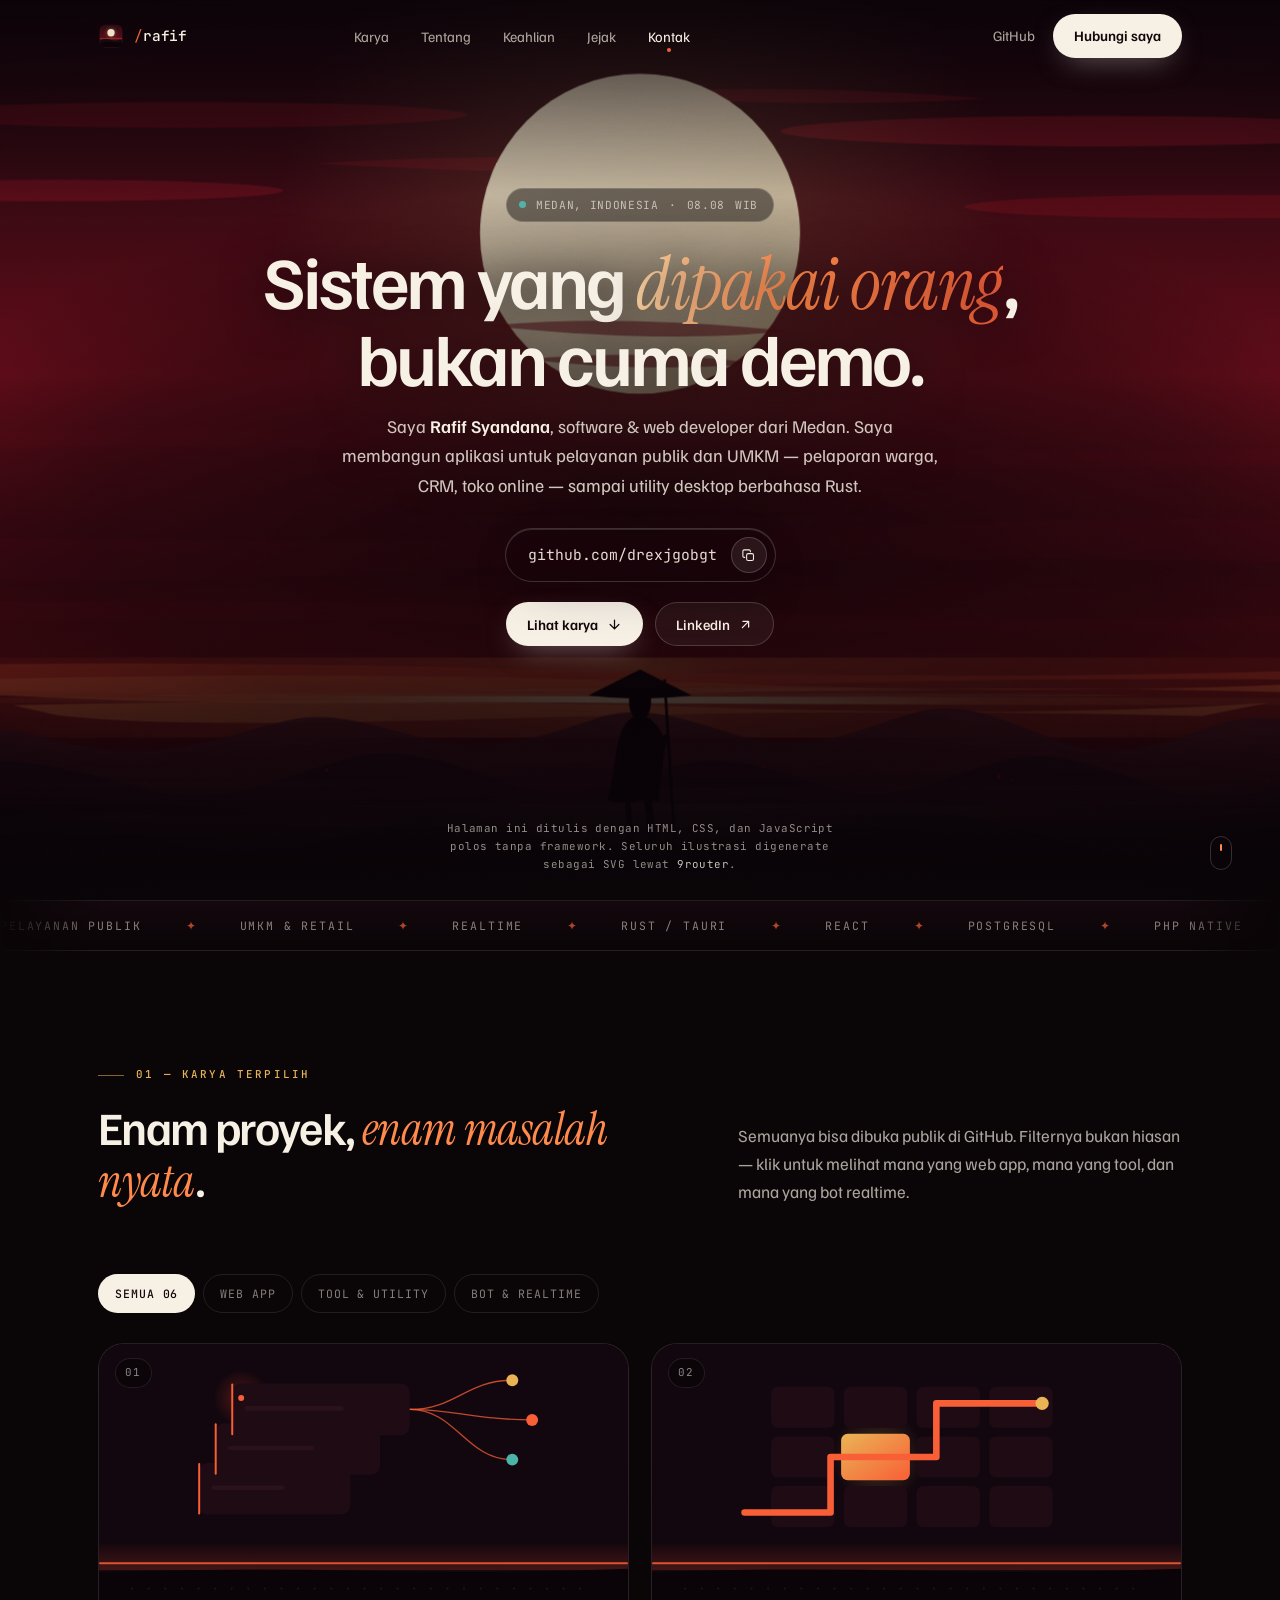
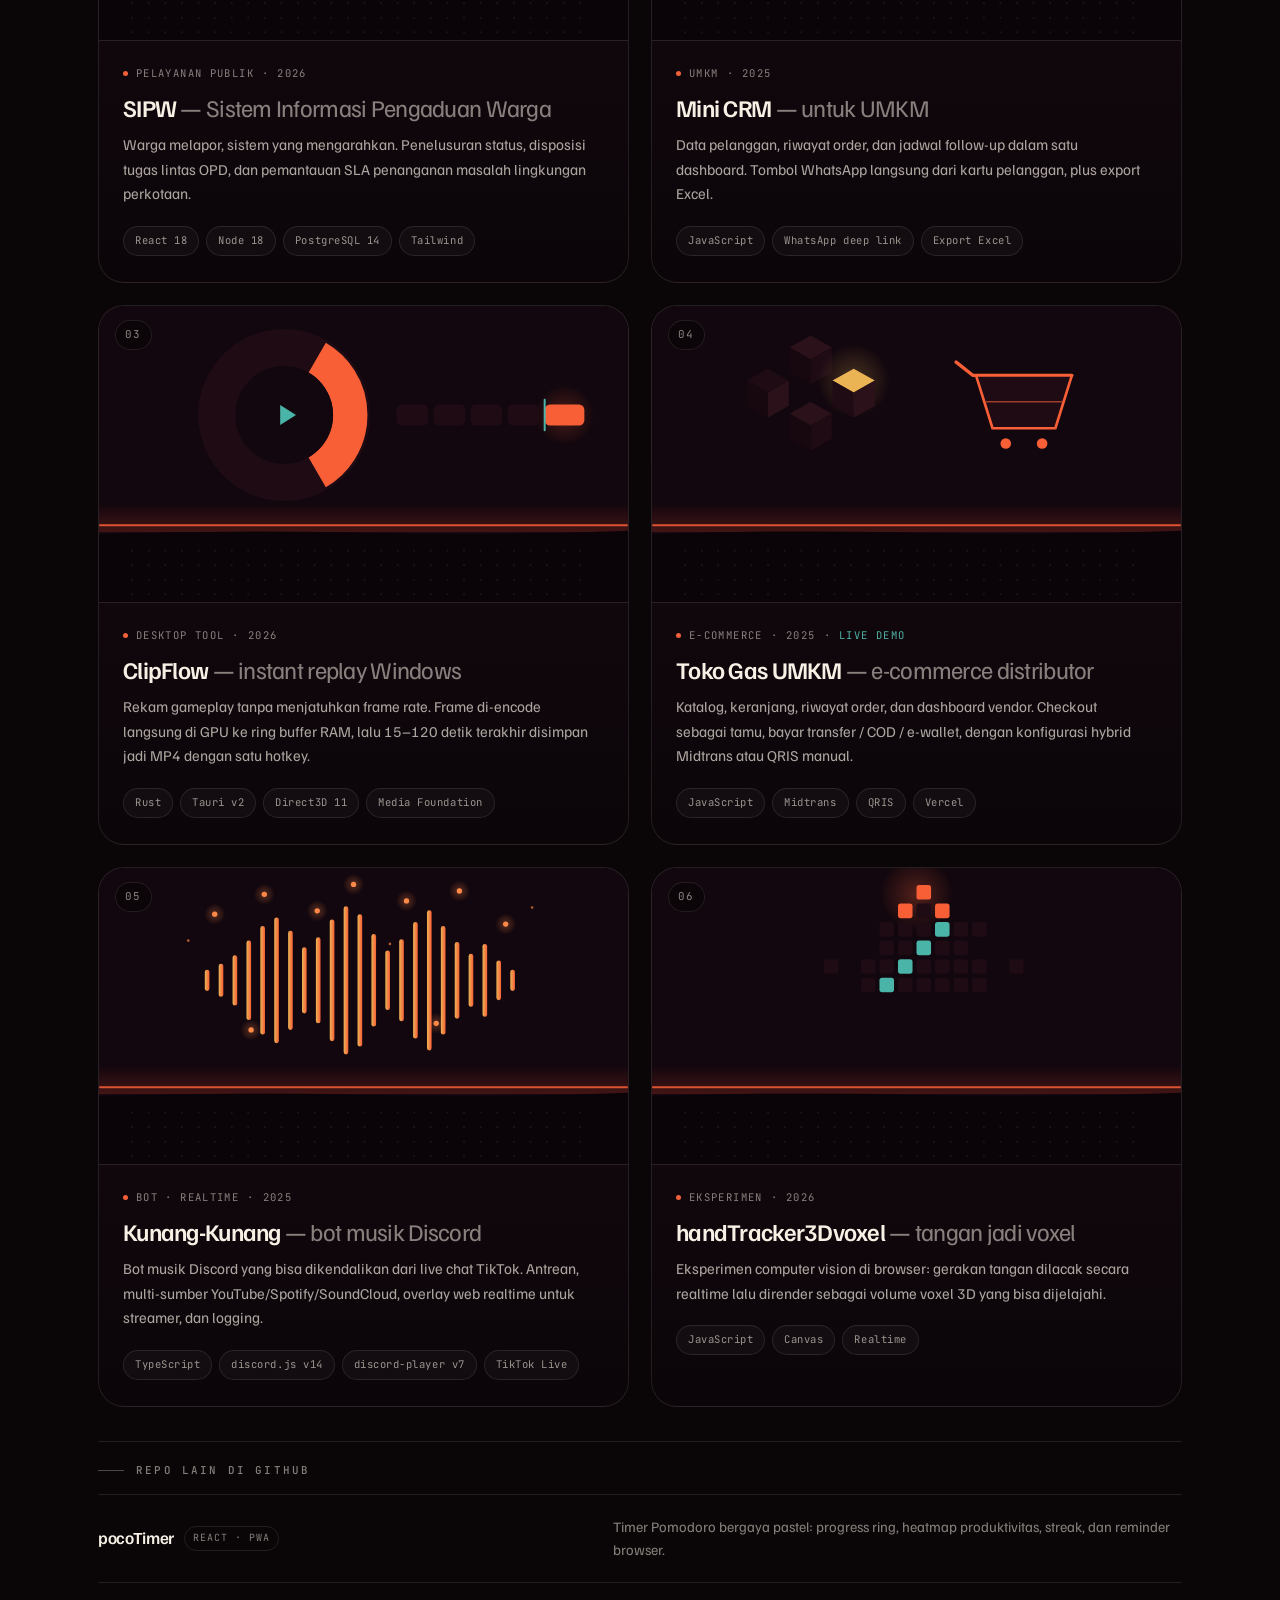
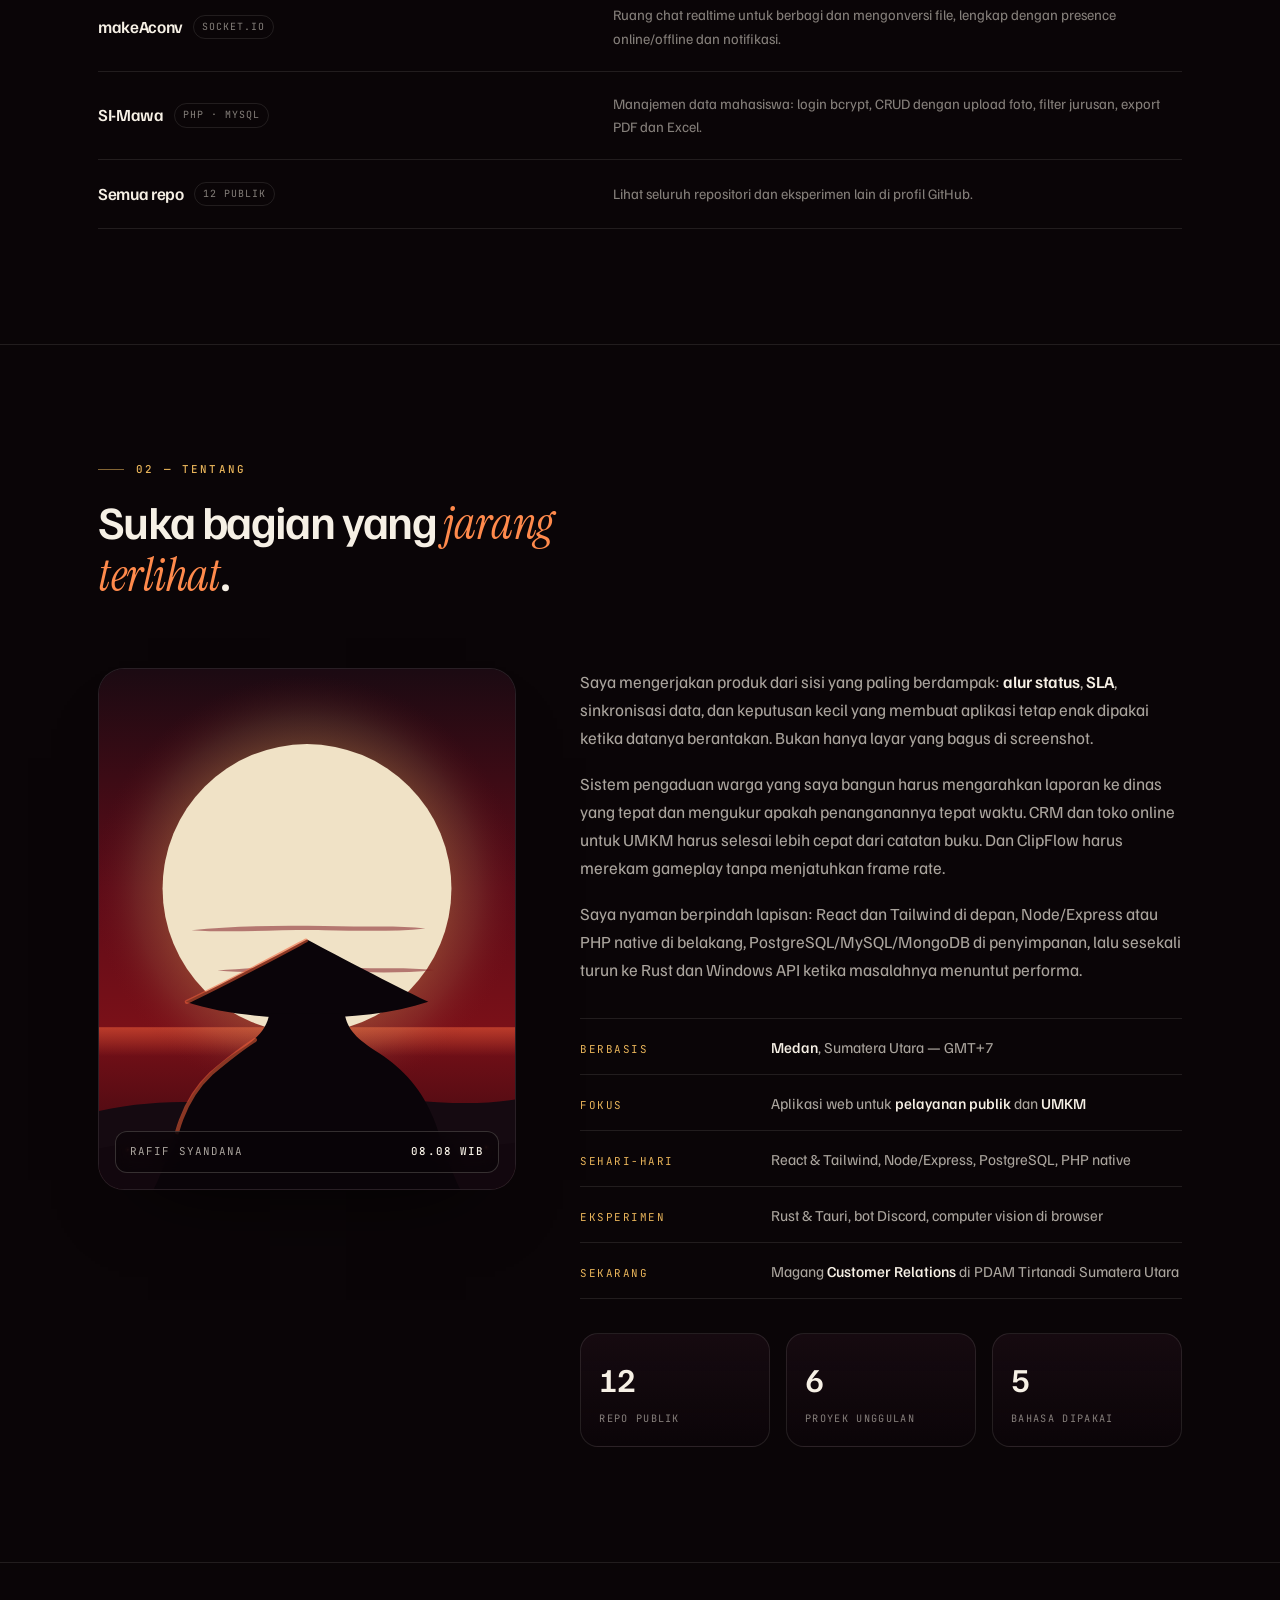
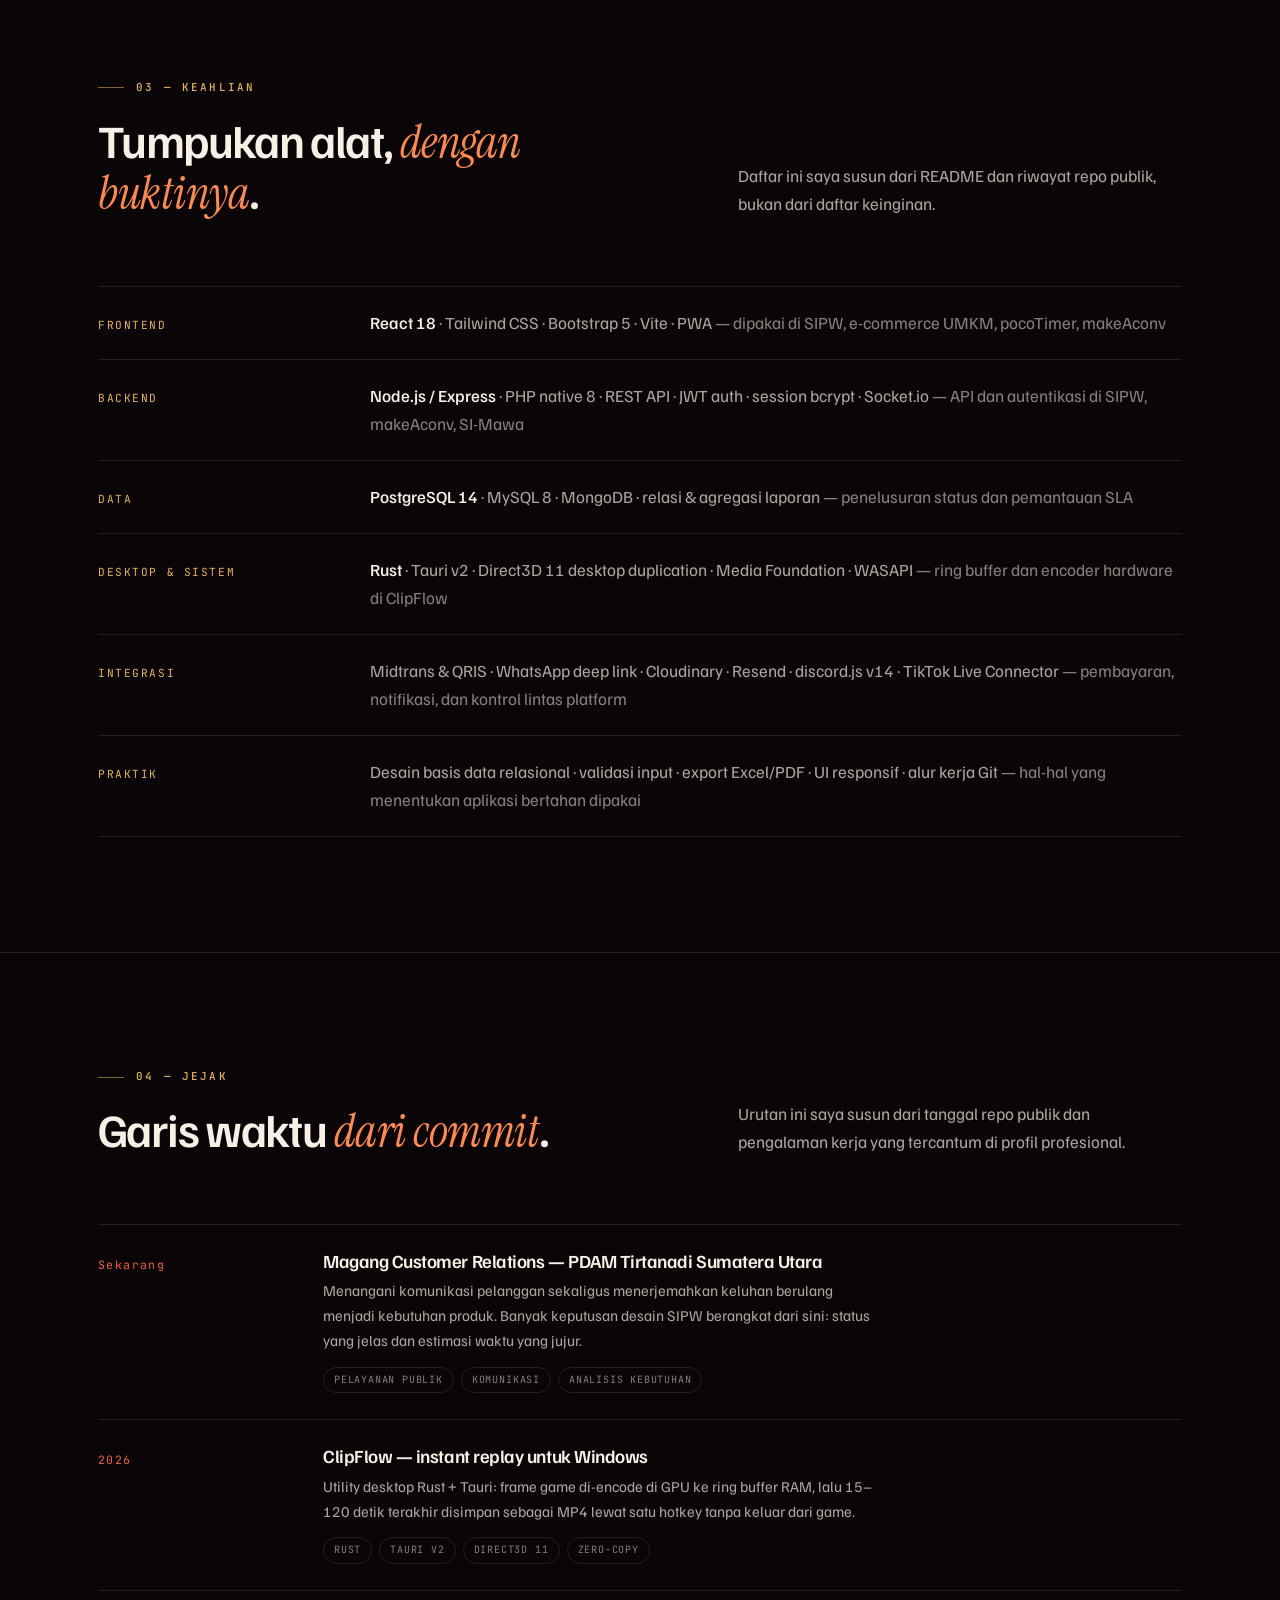
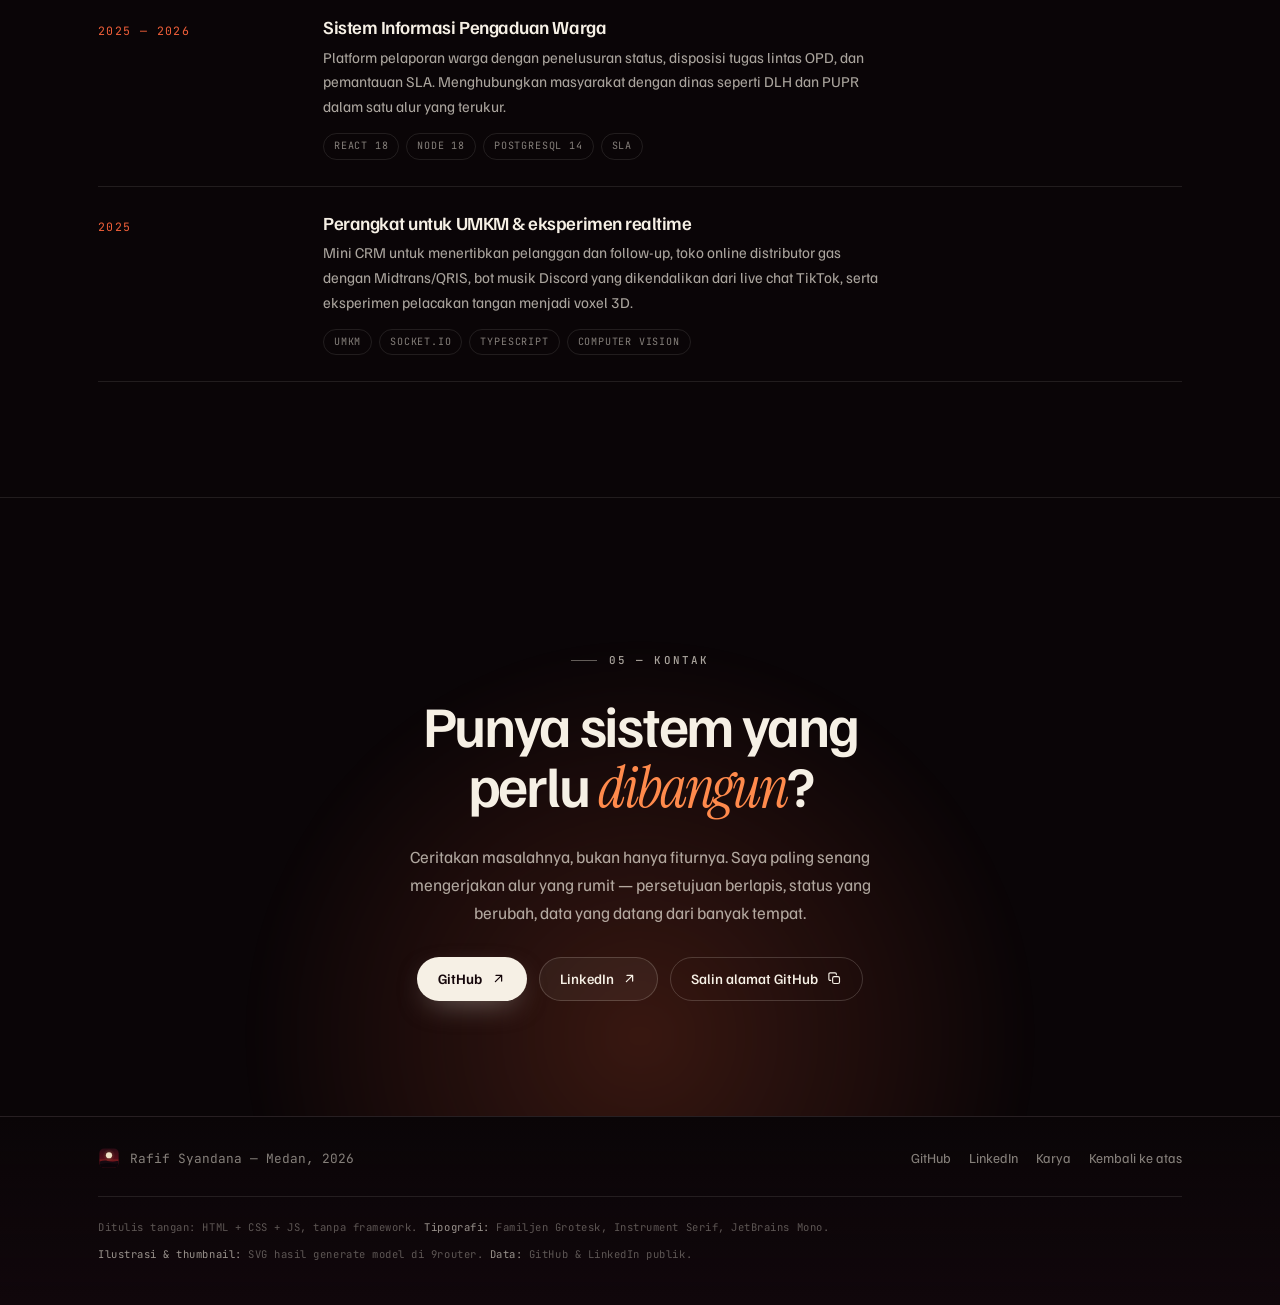
<file: portfolio/index.html>
<!doctype html>
<html lang="id">
<head>
<meta charset="utf-8">
<meta name="viewport" content="width=device-width, initial-scale=1">
<title>Rafif Syandana — Software &amp; Web Developer, Medan</title>
<meta name="description" content="Rafif Syandana, software dan web developer dari Medan. Membangun sistem pelayanan publik, CRM dan e-commerce untuk UMKM, bot realtime, sampai utility desktop Rust.">
<meta name="theme-color" content="#0a0507">
<meta name="color-scheme" content="dark">
<meta property="og:type" content="website">
<meta property="og:title" content="Rafif Syandana — Software &amp; Web Developer">
<meta property="og:description" content="Sistem yang dipakai orang, bukan cuma demo. Portofolio proyek web, tools, dan eksperimen.">
<meta property="og:image" content="assets/og.png">
<meta property="og:image:width" content="1200">
<meta property="og:image:height" content="630">
<meta property="og:image:alt" content="Ilustrasi senja dengan tulisan: Sistem yang dipakai orang, bukan cuma demo.">
<meta property="og:locale" content="id_ID">
<meta name="twitter:card" content="summary_large_image">
<meta name="twitter:image" content="assets/og.png">
<link rel="icon" href="assets/brand/mark.svg" type="image/svg+xml">
<link rel="preconnect" href="https://fonts.googleapis.com">
<link rel="preconnect" href="https://fonts.gstatic.com" crossorigin>
<link rel="stylesheet" href="https://fonts.googleapis.com/css2?family=Familjen+Grotesk:wght@400;500;600;700&amp;family=Instrument+Serif:ital@0;1&amp;family=JetBrains+Mono:wght@400;500&amp;display=swap">
<link rel="stylesheet" href="style.css">
<script type="application/ld+json">
{
  "@context": "https://schema.org",
  "@type": "Person",
  "name": "Rafif Syandana",
  "alternateName": "DRexx",
  "jobTitle": "Software and Website Developer",
  "address": { "@type": "PostalAddress", "addressLocality": "Medan", "addressRegion": "Sumatera Utara", "addressCountry": "ID" },
  "sameAs": ["https://github.com/drexjgobgt", "https://www.linkedin.com/in/rafif-syandana-84302a367/"]
}
</script>
</head>
<body>
<a class="skip" href="#karya">Lewati ke karya</a>
<div class="progress" id="progress" aria-hidden="true"></div>

<nav class="nav" id="nav" aria-label="Navigasi utama">
  <div class="wrap nav__in">
    <a class="brand" href="#atas" aria-label="Rafif Syandana, ke atas">
      <img src="assets/brand/mark.svg" width="26" height="26" alt="">
      <span><span class="slash">/</span><b>rafif</b></span>
    </a>
    <ul class="nav__links" id="navLinks">
      <li><a href="#karya">Karya</a></li>
      <li><a href="#tentang">Tentang</a></li>
      <li><a href="#keahlian">Keahlian</a></li>
      <li><a href="#jejak">Jejak</a></li>
      <li><a href="#kontak">Kontak</a></li>
    </ul>
    <div class="nav__cta">
      <a class="ghost" href="https://github.com/drexjgobgt" target="_blank" rel="noopener noreferrer">GitHub</a>
      <a class="btn btn--solid" href="#kontak">Hubungi saya</a>
    </div>
    <button class="burger" id="burger" type="button" aria-expanded="false" aria-controls="sheet" aria-label="Buka menu">
      <span></span><span></span><span></span>
    </button>
  </div>
</nav>
<div class="sheet" id="sheet">
  <a href="#karya">Karya</a>
  <a href="#tentang">Tentang</a>
  <a href="#keahlian">Keahlian</a>
  <a href="#jejak">Jejak</a>
  <a href="#kontak">Kontak</a>
  <a class="btn btn--solid" href="https://github.com/drexjgobgt" target="_blank" rel="noopener noreferrer">GitHub</a>
</div>

<main id="atas">
  <!-- ================= HERO ================= -->
  <header class="hero" id="hero">
    <div class="hero__media">
      <img class="hero__art" src="assets/hero.svg" width="1600" height="900"
           alt="Ilustrasi senja: seorang musafir berjubah dan bertopi lebar berdiri di punggung bukit, di bawah bulan purnama dan langit merah yang berlapis awan.">
    </div>
    <div class="hero__scrim" aria-hidden="true"></div>
    <div class="hero__vign" aria-hidden="true"></div>
    <div class="hero__grain" aria-hidden="true"></div>
    <div class="hero__spot" id="spot" aria-hidden="true"></div>

    <div class="wrap hero__inner">
      <p class="eyebrow" data-reveal>
        <span class="pulse" aria-hidden="true"></span>
        Medan, Indonesia
        <span aria-hidden="true">·</span>
        <span data-clock>--:--</span> WIB
      </p>

      <h1 data-reveal style="--i:1">
        Sistem yang <em>dipakai orang</em>,<br>bukan cuma demo.
      </h1>

      <p class="hero__sub" data-reveal style="--i:2">
        Saya <b>Rafif Syandana</b>, software &amp; web developer dari Medan. Saya membangun
        aplikasi untuk pelayanan publik dan UMKM — pelaporan warga, CRM, toko online —
        sampai utility desktop berbahasa Rust.
      </p>

      <div class="pill" id="pill" data-reveal style="--i:3">
        <code>github.com/drexjgobgt</code>
        <button class="copy" type="button" id="copyBtn" title="Salin alamat GitHub"
                data-copy="https://github.com/drexjgobgt" aria-label="Salin alamat GitHub">
          <svg class="cl" viewBox="0 0 24 24" fill="none" stroke="currentColor" stroke-width="1.7" stroke-linecap="round" stroke-linejoin="round" aria-hidden="true">
            <rect x="9" y="9" width="11" height="11" rx="2.5"></rect>
            <path d="M6 15H5a2 2 0 0 1-2-2V5a2 2 0 0 1 2-2h8a2 2 0 0 1 2 2v1"></path>
          </svg>
          <svg class="ok" viewBox="0 0 24 24" fill="none" stroke="currentColor" stroke-width="2.2" stroke-linecap="round" stroke-linejoin="round" aria-hidden="true">
            <path d="M20 6 9 17l-5-5"></path>
          </svg>
        </button>
      </div>

      <div class="hero__actions" data-reveal style="--i:4">
        <a class="btn btn--solid" href="#karya">
          Lihat karya
          <span class="btn__i" aria-hidden="true">
            <svg viewBox="0 0 24 24" fill="none" stroke="currentColor" stroke-width="2" stroke-linecap="round" stroke-linejoin="round"><path d="M12 5v14M19 12l-7 7-7-7"></path></svg>
          </span>
        </a>
        <a class="btn" href="https://www.linkedin.com/in/rafif-syandana-84302a367/" target="_blank" rel="noopener noreferrer">
          LinkedIn
          <span class="btn__i" aria-hidden="true">
            <svg viewBox="0 0 24 24" fill="none" stroke="currentColor" stroke-width="2" stroke-linecap="round" stroke-linejoin="round"><path d="M7 17 17 7M8 7h9v9"></path></svg>
          </span>
        </a>
      </div>
    </div>

    <div class="hero__foot">
      <span class="scroller" aria-hidden="true"></span>
      <p class="hero__cap">
        Halaman ini ditulis dengan HTML, CSS, dan JavaScript polos tanpa framework.
        Seluruh ilustrasi digenerate sebagai SVG lewat <b>9router</b>.
      </p>
    </div>
  </header>

  <!-- ================= MARQUEE ================= -->
  <div class="marquee" aria-hidden="true">
    <div class="marquee__track" id="marquee"></div>
  </div>

  <!-- ================= KARYA ================= -->
  <section class="section" id="karya" aria-labelledby="karya-h">
    <div class="wrap">
      <div class="head">
        <div>
          <p class="overline" data-reveal>01 — Karya terpilih</p>
          <h2 class="h2" id="karya-h" data-reveal style="--i:1;margin-top:18px">
            Enam proyek, <em>enam masalah nyata</em>.
          </h2>
        </div>
        <p class="lede" data-reveal style="--i:2">
          Semuanya bisa dibuka publik di GitHub. Filternya bukan hiasan — klik untuk
          melihat mana yang web app, mana yang tool, dan mana yang bot realtime.
        </p>
      </div>

      <div class="filters" role="group" aria-label="Filter kategori proyek" data-reveal>
        <button type="button" data-filter="all" aria-pressed="true">Semua <span aria-hidden="true">06</span></button>
        <button type="button" data-filter="web" aria-pressed="false">Web app</button>
        <button type="button" data-filter="tool" aria-pressed="false">Tool &amp; utility</button>
        <button type="button" data-filter="bot" aria-pressed="false">Bot &amp; realtime</button>
      </div>

      <div class="work-grid" id="workGrid" data-reveal style="--i:1"></div>

      <div class="repos" data-reveal>
        <div class="repos__row" style="display:block;padding-bottom:14px">
          <span class="overline" style="color:var(--faint)">Repo lain di GitHub</span>
        </div>
        <a class="repos__row" href="https://github.com/drexjgobgt/pocoTimer---Podomoro-Timer" target="_blank" rel="noopener noreferrer">
          <span class="repos__name">pocoTimer <small>React · PWA</small></span>
          <span class="repos__desc">Timer Pomodoro bergaya pastel: progress ring, heatmap produktivitas, streak, dan reminder browser.</span>
        </a>
        <a class="repos__row" href="https://github.com/drexjgobgt/makeAconv" target="_blank" rel="noopener noreferrer">
          <span class="repos__name">makeAconv <small>Socket.io</small></span>
          <span class="repos__desc">Ruang chat realtime untuk berbagi dan mengonversi file, lengkap dengan presence online/offline dan notifikasi.</span>
        </a>
        <a class="repos__row" href="https://github.com/drexjgobgt/SI-Mawa" target="_blank" rel="noopener noreferrer">
          <span class="repos__name">SI-Mawa <small>PHP · MySQL</small></span>
          <span class="repos__desc">Manajemen data mahasiswa: login bcrypt, CRUD dengan upload foto, filter jurusan, export PDF dan Excel.</span>
        </a>
        <a class="repos__row" href="https://github.com/drexjgobgt?tab=repositories" target="_blank" rel="noopener noreferrer">
          <span class="repos__name">Semua repo <small>12 publik</small></span>
          <span class="repos__desc">Lihat seluruh repositori dan eksperimen lain di profil GitHub.</span>
        </a>
      </div>
    </div>
  </section>

  <!-- ================= TENTANG ================= -->
  <section class="section" id="tentang" aria-labelledby="tentang-h">
    <div class="wrap">
      <div class="head">
        <div>
          <p class="overline" data-reveal>02 — Tentang</p>
          <h2 class="h2" id="tentang-h" data-reveal style="--i:1;margin-top:18px">
            Suka bagian yang <em>jarang terlihat</em>.
          </h2>
        </div>
      </div>

      <div class="about">
        <figure class="portrait" data-reveal style="margin:0">
          <img src="assets/brand/avatar.svg" width="720" height="900"
               alt="Siluet seorang musafir bertopi lebar membelakangi bulan, dengan cahaya jingga di tepi siluetnya.">
          <figcaption class="portrait__tag">
            <span>Rafif Syandana</span>
            <b id="clock2">--:-- WIB</b>
          </figcaption>
        </figure>

        <div class="about__body" data-reveal style="--i:1">
          <p>
            Saya mengerjakan produk dari sisi yang paling berdampak: <strong>alur status</strong>,
            <strong>SLA</strong>, sinkronisasi data, dan keputusan kecil yang membuat aplikasi tetap
            enak dipakai ketika datanya berantakan. Bukan hanya layar yang bagus di screenshot.
          </p>
          <p>
            Sistem pengaduan warga yang saya bangun harus mengarahkan laporan ke dinas yang tepat
            dan mengukur apakah penanganannya tepat waktu. CRM dan toko online untuk UMKM harus
            selesai lebih cepat dari catatan buku. Dan ClipFlow harus merekam gameplay tanpa
            menjatuhkan frame rate.
          </p>
          <p>
            Saya nyaman berpindah lapisan: React dan Tailwind di depan, Node/Express atau PHP native
            di belakang, PostgreSQL/MySQL/MongoDB di penyimpanan, lalu sesekali turun ke Rust dan
            Windows API ketika masalahnya menuntut performa.
          </p>

          <dl class="facts">
            <div><dt>Berbasis</dt><dd><b>Medan</b>, Sumatera Utara — GMT+7</dd></div>
            <div><dt>Fokus</dt><dd>Aplikasi web untuk <b>pelayanan publik</b> dan <b>UMKM</b></dd></div>
            <div><dt>Sehari-hari</dt><dd>React &amp; Tailwind, Node/Express, PostgreSQL, PHP native</dd></div>
            <div><dt>Eksperimen</dt><dd>Rust &amp; Tauri, bot Discord, computer vision di browser</dd></div>
            <div><dt>Sekarang</dt><dd>Magang <b>Customer Relations</b> di PDAM Tirtanadi Sumatera Utara</dd></div>
          </dl>

          <div class="stat-row">
            <div class="stat"><b>12</b><span>Repo publik</span></div>
            <div class="stat"><b>6</b><span>Proyek unggulan</span></div>
            <div class="stat"><b>5</b><span>Bahasa dipakai</span></div>
          </div>
        </div>
      </div>
    </div>
  </section>

  <!-- ================= KEAHLIAN ================= -->
  <section class="section" id="keahlian" aria-labelledby="keahlian-h">
    <div class="wrap">
      <div class="head">
        <div>
          <p class="overline" data-reveal>03 — Keahlian</p>
          <h2 class="h2" id="keahlian-h" data-reveal style="--i:1;margin-top:18px">
            Tumpukan alat, <em>dengan buktinya</em>.
          </h2>
        </div>
        <p class="lede" data-reveal style="--i:2">
          Daftar ini saya susun dari README dan riwayat repo publik, bukan dari daftar keinginan.
        </p>
      </div>

      <div class="stack" data-reveal>
        <div class="stack__row">
          <span class="stack__k">Frontend</span>
          <span class="stack__v"><b>React 18</b> · Tailwind CSS · Bootstrap 5 · Vite · PWA
            <i>— dipakai di SIPW, e-commerce UMKM, pocoTimer, makeAconv</i></span>
        </div>
        <div class="stack__row">
          <span class="stack__k">Backend</span>
          <span class="stack__v"><b>Node.js / Express</b> · PHP native 8 · REST API · JWT auth · session bcrypt · Socket.io
            <i>— API dan autentikasi di SIPW, makeAconv, SI-Mawa</i></span>
        </div>
        <div class="stack__row">
          <span class="stack__k">Data</span>
          <span class="stack__v"><b>PostgreSQL 14</b> · MySQL 8 · MongoDB · relasi &amp; agregasi laporan
            <i>— penelusuran status dan pemantauan SLA</i></span>
        </div>
        <div class="stack__row">
          <span class="stack__k">Desktop &amp; sistem</span>
          <span class="stack__v"><b>Rust</b> · Tauri v2 · Direct3D 11 desktop duplication · Media Foundation · WASAPI
            <i>— ring buffer dan encoder hardware di ClipFlow</i></span>
        </div>
        <div class="stack__row">
          <span class="stack__k">Integrasi</span>
          <span class="stack__v">Midtrans &amp; QRIS · WhatsApp deep link · Cloudinary · Resend · discord.js v14 · TikTok Live Connector
            <i>— pembayaran, notifikasi, dan kontrol lintas platform</i></span>
        </div>
        <div class="stack__row">
          <span class="stack__k">Praktik</span>
          <span class="stack__v">Desain basis data relasional · validasi input · export Excel/PDF · UI responsif · alur kerja Git
            <i>— hal-hal yang menentukan aplikasi bertahan dipakai</i></span>
        </div>
      </div>
    </div>
  </section>

  <!-- ================= JEJAK ================= -->
  <section class="section" id="jejak" aria-labelledby="jejak-h">
    <div class="wrap">
      <div class="head">
        <div>
          <p class="overline" data-reveal>04 — Jejak</p>
          <h2 class="h2" id="jejak-h" data-reveal style="--i:1;margin-top:18px">
            Garis waktu <em>dari commit</em>.
          </h2>
        </div>
        <p class="lede" data-reveal style="--i:2">
          Urutan ini saya susun dari tanggal repo publik dan pengalaman kerja yang tercantum di profil profesional.
        </p>
      </div>

      <ol class="trace">
        <li class="trace__item" data-reveal>
          <span class="trace__year">Sekarang</span>
          <div>
            <h3>Magang Customer Relations — PDAM Tirtanadi Sumatera Utara</h3>
            <p>Menangani komunikasi pelanggan sekaligus menerjemahkan keluhan berulang menjadi kebutuhan produk. Banyak keputusan desain SIPW berangkat dari sini: status yang jelas dan estimasi waktu yang jujur.</p>
            <ul class="trace__tags"><li>Pelayanan publik</li><li>Komunikasi</li><li>Analisis kebutuhan</li></ul>
          </div>
        </li>
        <li class="trace__item" data-reveal style="--i:1">
          <span class="trace__year">2026</span>
          <div>
            <h3>ClipFlow — instant replay untuk Windows</h3>
            <p>Utility desktop Rust + Tauri: frame game di-encode di GPU ke ring buffer RAM, lalu 15–120 detik terakhir disimpan sebagai MP4 lewat satu hotkey tanpa keluar dari game.</p>
            <ul class="trace__tags"><li>Rust</li><li>Tauri v2</li><li>Direct3D 11</li><li>Zero-copy</li></ul>
          </div>
        </li>
        <li class="trace__item" data-reveal style="--i:2">
          <span class="trace__year">2025 — 2026</span>
          <div>
            <h3>Sistem Informasi Pengaduan Warga</h3>
            <p>Platform pelaporan warga dengan penelusuran status, disposisi tugas lintas OPD, dan pemantauan SLA. Menghubungkan masyarakat dengan dinas seperti DLH dan PUPR dalam satu alur yang terukur.</p>
            <ul class="trace__tags"><li>React 18</li><li>Node 18</li><li>PostgreSQL 14</li><li>SLA</li></ul>
          </div>
        </li>
        <li class="trace__item" data-reveal style="--i:3">
          <span class="trace__year">2025</span>
          <div>
            <h3>Perangkat untuk UMKM &amp; eksperimen realtime</h3>
            <p>Mini CRM untuk menertibkan pelanggan dan follow-up, toko online distributor gas dengan Midtrans/QRIS, bot musik Discord yang dikendalikan dari live chat TikTok, serta eksperimen pelacakan tangan menjadi voxel 3D.</p>
            <ul class="trace__tags"><li>UMKM</li><li>Socket.io</li><li>TypeScript</li><li>Computer vision</li></ul>
          </div>
        </li>
      </ol>
    </div>
  </section>

  <!-- ================= KONTAK ================= -->
  <section class="contact" id="kontak" aria-labelledby="kontak-h">
    <div class="contact__glow" aria-hidden="true"></div>
    <div class="wrap contact__in">
      <p class="overline" data-reveal style="justify-content:center">05 — Kontak</p>
      <h2 id="kontak-h" data-reveal style="--i:1">Punya sistem yang perlu <em>dibangun</em>?</h2>
      <p data-reveal style="--i:2">
        Ceritakan masalahnya, bukan hanya fiturnya. Saya paling senang mengerjakan alur yang
        rumit — persetujuan berlapis, status yang berubah, data yang datang dari banyak tempat.
      </p>
      <div class="actions" data-reveal style="--i:3">
        <a class="btn btn--solid" href="https://github.com/drexjgobgt" target="_blank" rel="noopener noreferrer">
          GitHub
          <span class="btn__i" aria-hidden="true">
            <svg viewBox="0 0 24 24" fill="none" stroke="currentColor" stroke-width="2" stroke-linecap="round" stroke-linejoin="round"><path d="M7 17 17 7M8 7h9v9"></path></svg>
          </span>
        </a>
        <a class="btn" href="https://www.linkedin.com/in/rafif-syandana-84302a367/" target="_blank" rel="noopener noreferrer">
          LinkedIn
          <span class="btn__i" aria-hidden="true">
            <svg viewBox="0 0 24 24" fill="none" stroke="currentColor" stroke-width="2" stroke-linecap="round" stroke-linejoin="round"><path d="M7 17 17 7M8 7h9v9"></path></svg>
          </span>
        </a>
        <button class="btn btn--ghost" type="button" data-copy="https://github.com/drexjgobgt">
          Salin alamat GitHub
          <span class="btn__i" aria-hidden="true">
            <svg viewBox="0 0 24 24" fill="none" stroke="currentColor" stroke-width="1.8" stroke-linecap="round" stroke-linejoin="round"><rect x="9" y="9" width="11" height="11" rx="2.5"></rect><path d="M6 15H5a2 2 0 0 1-2-2V5a2 2 0 0 1 2-2h8a2 2 0 0 1 2 2v1"></path></svg>
          </span>
        </button>
      </div>
    </div>
  </section>
</main>

<footer class="footer">
  <div class="wrap">
    <div class="footer__in">
      <span class="footer__brand">
        <img src="assets/brand/mark.svg" width="22" height="22" alt="">
        <span>Rafif Syandana — Medan, <span id="year">2026</span></span>
      </span>
      <nav class="footer__links" aria-label="Tautan eksternal">
        <a href="https://github.com/drexjgobgt" target="_blank" rel="noopener noreferrer">GitHub</a>
        <a href="https://www.linkedin.com/in/rafif-syandana-84302a367/" target="_blank" rel="noopener noreferrer">LinkedIn</a>
        <a href="#karya">Karya</a>
        <a href="#atas">Kembali ke atas</a>
      </nav>
    </div>
    <div class="colophon">
      <span>Ditulis tangan: HTML + CSS + JS, tanpa framework. <b>Tipografi:</b> Familjen Grotesk, Instrument Serif, JetBrains Mono.</span>
      <span><b>Ilustrasi &amp; thumbnail:</b> SVG hasil generate model di 9router. <b>Data:</b> GitHub &amp; LinkedIn publik.</span>
    </div>
  </div>
</footer>

<div class="toast" id="toast" role="status" aria-live="polite"></div>

<script src="app.js" defer></script>
</body>
</html>
</file>
<file: portfolio/style.css>
/* ==========================================================================
   Rafif Syandana — portofolio
   0. Tokens
   ========================================================================== */
:root {
  --ink: #0a0507;
  --ink-2: #12070e;
  --ink-3: #1a0a12;
  --ink-4: #22101a;

  --line: rgba(246, 240, 229, 0.1);
  --line-2: rgba(246, 240, 229, 0.18);
  --line-3: rgba(246, 240, 229, 0.3);

  --cream: #f6f0e5;
  --dim: rgba(246, 240, 229, 0.68);
  --faint: rgba(246, 240, 229, 0.52);

  --ember: #f2603a;
  --coral: #ff8a4c;
  --gold: #e8b45a;
  --jade: #4fb3a8;

  --r-xs: 8px;
  --r-sm: 12px;
  --r: 18px;
  --r-lg: 26px;
  --full: 999px;

  --maxw: 1180px;
  --gut: clamp(20px, 5vw, 48px);

  --ease: cubic-bezier(0.22, 0.61, 0.36, 1);
  --ease-out: cubic-bezier(0.16, 1, 0.3, 1);

  --font: "Familjen Grotesk", "Inter", system-ui, -apple-system, "Segoe UI", Roboto, sans-serif;
  --serif: "Instrument Serif", Georgia, "Times New Roman", serif;
  --mono: "JetBrains Mono", ui-monospace, SFMono-Regular, Menlo, Consolas, monospace;
}

/* ==========================================================================
   1. Reset & base
   ========================================================================== */
*,
*::before,
*::after { box-sizing: border-box; }

html {
  -webkit-text-size-adjust: 100%;
  scroll-behavior: smooth;
  scroll-padding-top: 96px;
}

body {
  margin: 0;
  background: var(--ink);
  color: var(--cream);
  font-family: var(--font);
  font-size: clamp(1rem, 0.96rem + 0.18vw, 1.06rem);
  line-height: 1.65;
  font-synthesis-weight: none;
  -webkit-font-smoothing: antialiased;
  text-rendering: optimizeLegibility;
  overflow-x: hidden;
}

img, svg { display: block; max-width: 100%; }
a { color: inherit; }
button { font: inherit; color: inherit; }
h1, h2, h3, h4 { margin: 0; font-weight: 600; line-height: 1.05; letter-spacing: -0.03em; }
p { margin: 0; }
ul, ol, dl { margin: 0; padding: 0; list-style: none; }

::selection { background: var(--ember); color: #14060a; }

:focus-visible {
  outline: 2px solid var(--coral);
  outline-offset: 3px;
  border-radius: 4px;
}

.sr {
  position: absolute !important;
  width: 1px; height: 1px;
  margin: -1px; padding: 0;
  overflow: hidden; clip: rect(0 0 0 0);
  white-space: nowrap; border: 0;
}

.skip {
  position: absolute;
  left: 50%; top: 10px;
  translate: -50% -200%;
  z-index: 100;
  padding: 10px 18px;
  border-radius: var(--full);
  background: var(--cream);
  color: #14060a;
  font-size: 0.85rem;
  font-weight: 600;
  transition: translate 0.25s var(--ease);
}
.skip:focus { translate: -50% 0; }

/* ==========================================================================
   2. Primitives
   ========================================================================== */
.wrap {
  width: 100%;
  max-width: var(--maxw);
  margin-inline: auto;
  padding-inline: var(--gut);
}

.overline {
  display: flex;
  align-items: center;
  gap: 12px;
  font-family: var(--mono);
  font-size: 0.68rem;
  font-weight: 500;
  letter-spacing: 0.2em;
  text-transform: uppercase;
  color: var(--gold);
}
.overline::before {
  content: "";
  width: 26px; height: 1px;
  background: currentColor;
  opacity: 0.55;
}

.section { padding: clamp(76px, 9vw, 126px) 0; position: relative; }
.section + .section { border-top: 1px solid var(--line); }

.h2 {
  font-size: clamp(1.85rem, 1.1rem + 3vw, 2.9rem);
  letter-spacing: -0.035em;
  max-width: 22ch;
}
.h2 em {
  font-family: var(--serif);
  font-style: italic;
  font-weight: 400;
  letter-spacing: -0.01em;
  color: var(--coral);
}

.lede {
  color: var(--dim);
  max-width: 56ch;
  margin-top: 20px;
}

.head {
  display: grid;
  gap: 22px;
  grid-template-columns: minmax(0, 1fr);
  margin-bottom: clamp(40px, 6vw, 68px);
}
@media (min-width: 900px) {
  .head { grid-template-columns: minmax(0, 1.15fr) minmax(0, 0.85fr); align-items: end; gap: 40px; }
  .head .lede { margin-top: 0; }
}

/* buttons */
.btn {
  --bg: rgba(246, 240, 229, 0.05);
  --bd: var(--line-2);
  display: inline-flex;
  align-items: center;
  gap: 0.6em;
  height: 44px;
  padding: 0 20px;
  border: 1px solid var(--bd);
  border-radius: var(--full);
  background: var(--bg);
  color: var(--cream);
  font-size: 0.9rem;
  font-weight: 500;
  text-decoration: none;
  white-space: nowrap;
  transition: background 0.25s var(--ease), border-color 0.25s var(--ease),
    transform 0.25s var(--ease), box-shadow 0.3s var(--ease), color 0.25s var(--ease);
}
.btn:hover {
  background: rgba(246, 240, 229, 0.1);
  border-color: var(--line-3);
  transform: translateY(-2px);
}
.btn:active { transform: translateY(0); }
.btn--solid {
  --bg: var(--cream);
  --bd: transparent;
  color: #14060a;
  font-weight: 600;
  box-shadow: 0 10px 30px -12px rgba(246, 240, 229, 0.5);
}
.btn--solid:hover { background: #fff; box-shadow: 0 16px 40px -14px rgba(246, 240, 229, 0.65); }
.btn--ghost { --bg: transparent; }
.btn__i { display: inline-grid; place-items: center; }
.btn__i svg { width: 15px; height: 15px; }

/* reveal */
[data-reveal] {
  opacity: 0;
  transform: translateY(22px);
  transition: opacity 0.8s var(--ease-out), transform 0.9s var(--ease-out);
  transition-delay: calc(var(--i, 0) * 65ms);
}
[data-reveal].is-in { opacity: 1; transform: none; }

@media (prefers-reduced-motion: reduce) {
  html { scroll-behavior: auto; }
  [data-reveal] { opacity: 1 !important; transform: none !important; transition: none !important; }
  *, *::before, *::after { animation-duration: 0.001ms !important; animation-iteration-count: 1 !important; transition-duration: 0.001ms !important; }
}

/* ==========================================================================
   3. Progress bar + nav
   ========================================================================== */
.progress {
  position: fixed;
  inset: 0 0 auto;
  height: 2px;
  z-index: 60;
  background: linear-gradient(90deg, var(--ember), var(--coral) 55%, var(--gold));
  transform: scaleX(0);
  transform-origin: 0 50%;
  opacity: 0.9;
}

.nav {
  position: fixed;
  inset: 0 0 auto;
  z-index: 55;
  border-bottom: 1px solid transparent;
  transition: background 0.35s var(--ease), border-color 0.35s var(--ease), backdrop-filter 0.35s var(--ease);
}
.nav.is-scrolled {
  background: rgba(9, 4, 7, 0.72);
  backdrop-filter: blur(16px) saturate(150%);
  -webkit-backdrop-filter: blur(16px) saturate(150%);
  border-bottom-color: var(--line);
}
.nav__in {
  display: flex;
  align-items: center;
  gap: 20px;
  height: 72px;
}
.brand {
  display: inline-flex;
  align-items: center;
  gap: 10px;
  text-decoration: none;
  font-family: var(--mono);
  font-size: 0.9rem;
  letter-spacing: -0.01em;
}
.brand svg { width: 26px; height: 26px; border-radius: 7px; }
.brand b { font-weight: 500; color: var(--cream); }
.brand .slash { color: var(--ember); }

.nav__links {
  display: none;
  margin-inline: auto;
  gap: 4px;
}
.nav__links a {
  position: relative;
  padding: 8px 14px;
  border-radius: var(--full);
  font-size: 0.9rem;
  color: var(--dim);
  text-decoration: none;
  transition: color 0.25s var(--ease), background 0.25s var(--ease);
}
.nav__links a:hover { color: var(--cream); background: rgba(246, 240, 229, 0.06); }
.nav__links a[aria-current="true"] { color: var(--cream); }
.nav__links a[aria-current="true"]::after {
  content: "";
  position: absolute;
  left: 50%; bottom: 1px;
  width: 4px; height: 4px;
  translate: -50% 0;
  border-radius: 50%;
  background: var(--ember);
}
.nav__cta { display: none; align-items: center; gap: 14px; margin-left: auto; }
.nav__cta .ghost {
  font-size: 0.9rem;
  color: var(--dim);
  text-decoration: none;
  padding: 8px 4px;
  transition: color 0.25s var(--ease);
}
.nav__cta .ghost:hover { color: var(--cream); }

.burger {
  margin-left: auto;
  width: 44px; height: 44px;
  position: relative;
  display: grid; place-items: center;
  border: 1px solid var(--line-2);
  border-radius: 12px;
  background: rgba(246, 240, 229, 0.04);
  cursor: pointer;
}
.burger span {
  position: absolute;
  left: 50%; top: 50%;
  width: 17px; height: 1.5px;
  background: var(--cream);
  border-radius: 2px;
  transition: transform 0.3s var(--ease), opacity 0.2s var(--ease);
}
.burger span:nth-child(1) { transform: translate(-50%, calc(-50% - 5px)); }
.burger span:nth-child(2) { transform: translate(-50%, -50%); }
.burger span:nth-child(3) { transform: translate(-50%, calc(-50% + 5px)); }
.nav.is-open .burger span:nth-child(1) { transform: translate(-50%, -50%) rotate(45deg); }
.nav.is-open .burger span:nth-child(2) { transform: translate(-50%, -50%) scaleX(0.2); opacity: 0; }
.nav.is-open .burger span:nth-child(3) { transform: translate(-50%, -50%) rotate(-45deg); }

.sheet {
  position: fixed;
  inset: 72px 0 auto;
  z-index: 54;
  padding: 18px var(--gut) 30px;
  background: rgba(9, 4, 7, 0.96);
  backdrop-filter: blur(18px);
  -webkit-backdrop-filter: blur(18px);
  border-bottom: 1px solid var(--line);
  display: grid;
  gap: 2px;
  transform: translateY(-102%);
  visibility: hidden;
  transition: transform 0.4s var(--ease-out), visibility 0.4s;
}
.nav.is-open ~ .sheet { transform: none; visibility: visible; }
.sheet > a:not(.btn) {
  padding: 14px 4px;
  font-size: 1.15rem;
  text-decoration: none;
  color: var(--dim);
  border-bottom: 1px solid var(--line);
}
.sheet > a:not(.btn):hover { color: var(--cream); }
.sheet .btn {
  margin-top: 20px;
  justify-content: center;
  height: 48px;
  border-bottom: 0;
  color: #14060a;
}

@media (min-width: 1024px) {
  .nav__links { display: flex; }
  .nav__cta { display: flex; }
  .burger, .sheet { display: none; }
}

/* ==========================================================================
   4. Hero
   ========================================================================== */
.hero {
  position: relative;
  min-height: 100svh;
  display: grid;
  align-content: center;
  isolation: isolate;
  overflow: hidden;
  padding: 116px 0 182px;
}
.hero__media { position: absolute; inset: 0; z-index: -3; overflow: hidden; }
.hero__art {
  position: absolute;
  inset: -3% 0 -3%;
  width: 100%;
  height: 106%;
  object-fit: cover;
  object-position: 50% 32%;
  transform: translate3d(calc(var(--px, 0) * -14px), calc(var(--py, 0) * -18px + var(--sy, 0px)), 0) scale(1.02);
  will-change: transform;
}
.hero__scrim {
  position: absolute;
  inset: 0;
  z-index: -2;
  background:
    radial-gradient(78% 46% at 50% 57%, rgba(8, 2, 6, 0.76), rgba(8, 2, 6, 0.38) 55%, transparent 79%),
    linear-gradient(180deg, rgba(8, 2, 6, 0.86) 0%, rgba(8, 2, 6, 0.18) 22%, rgba(8, 2, 6, 0.05) 42%, rgba(8, 2, 6, 0.28) 60%, rgba(8, 2, 6, 0.52) 74%, rgba(8, 2, 6, 0.9) 90%, var(--ink) 100%);
}
.hero__vign {
  position: absolute;
  inset: 0;
  z-index: -2;
  background: radial-gradient(132% 100% at 50% 34%, transparent 40%, rgba(6, 2, 5, 0.66) 100%);
}
.hero__grain {
  position: absolute;
  inset: 0;
  z-index: -1;
  background-image: url(assets/grain.svg);
  background-size: 220px 220px;
  opacity: 0.06;
  mix-blend-mode: overlay;
  pointer-events: none;
}
.hero__spot {
  position: absolute;
  inset: 0;
  z-index: -1;
  pointer-events: none;
  background: radial-gradient(38% 34% at var(--mx, 50%) var(--my, 50%), rgba(255, 138, 76, 0.16), transparent 70%);
  opacity: 0;
  transition: opacity 0.5s var(--ease);
}
@media (hover: hover) { .hero:hover .hero__spot { opacity: 1; } }

.hero__inner { position: relative; text-align: center; display: grid; justify-items: center; }

.eyebrow {
  display: inline-flex;
  align-items: center;
  gap: 10px;
  padding: 7px 15px 7px 12px;
  border: 1px solid var(--line-2);
  border-radius: var(--full);
  background: rgba(10, 5, 8, 0.45);
  backdrop-filter: blur(8px);
  -webkit-backdrop-filter: blur(8px);
  font-family: var(--mono);
  font-size: 0.7rem;
  letter-spacing: 0.06em;
  color: var(--dim);
  text-transform: uppercase;
}
.eyebrow .pulse {
  width: 7px; height: 7px;
  border-radius: 50%;
  background: var(--jade);
  box-shadow: 0 0 0 0 rgba(79, 179, 168, 0.6);
  animation: pulse 2.6s var(--ease) infinite;
}
@keyframes pulse {
  0% { box-shadow: 0 0 0 0 rgba(79, 179, 168, 0.55); }
  70% { box-shadow: 0 0 0 8px rgba(79, 179, 168, 0); }
  100% { box-shadow: 0 0 0 0 rgba(79, 179, 168, 0); }
}

.hero h1 {
  margin: 22px 0 0;
  font-size: clamp(2.3rem, 1rem + 6vw, 4.6rem);
  line-height: 0.99;
  letter-spacing: -0.042em;
  font-weight: 600;
  text-wrap: balance;
  text-shadow: 0 2px 44px rgba(6, 2, 5, 0.62);
}
.hero h1 em {
  font-family: var(--serif);
  font-style: italic;
  font-weight: 400;
  letter-spacing: -0.02em;
  background: linear-gradient(96deg, #ffd9a8, var(--coral) 42%, var(--ember));
  -webkit-background-clip: text;
  background-clip: text;
  color: transparent;
}
.hero__sub {
  margin-top: 18px;
  max-width: 60ch;
  color: rgba(246, 240, 229, 0.82);
  font-size: clamp(0.98rem, 0.93rem + 0.28vw, 1.12rem);
  text-shadow: 0 1px 24px rgba(6, 2, 5, 0.6);
}
.hero__sub b { color: var(--cream); font-weight: 600; }

.pill {
  display: inline-flex;
  align-items: center;
  gap: 14px;
  margin-top: 28px;
  padding: 8px 8px 8px 22px;
  border: 1px solid rgba(246, 240, 229, 0.18);
  border-radius: var(--full);
  background: rgba(12, 6, 10, 0.42);
  backdrop-filter: blur(12px) saturate(140%);
  -webkit-backdrop-filter: blur(12px) saturate(140%);
  box-shadow: 0 18px 50px -22px rgba(0, 0, 0, 0.8), inset 0 1px 0 rgba(246, 240, 229, 0.14);
}
.pill code {
  font-family: var(--mono);
  font-size: 0.92rem;
  color: rgba(246, 240, 229, 0.92);
}
.pill .copy {
  width: 36px; height: 36px;
  display: grid; place-items: center;
  border: 1px solid var(--line-2);
  border-radius: 50%;
  background: rgba(246, 240, 229, 0.08);
  cursor: pointer;
  transition: background 0.25s var(--ease), transform 0.25s var(--ease), border-color 0.25s var(--ease);
}
.pill .copy:hover { background: rgba(246, 240, 229, 0.16); border-color: var(--line-3); transform: scale(1.06); }
.pill .copy svg { width: 15px; height: 15px; }
.pill .copy .ok { display: none; color: var(--jade); }
.pill.is-copied .copy .ok { display: block; }
.pill.is-copied .copy .cl { display: none; }
.pill.is-copied { border-color: rgba(79, 179, 168, 0.5); }

.hero__actions {
  display: flex;
  flex-wrap: wrap;
  gap: 12px;
  justify-content: center;
  margin-top: 20px;
}

.hero__foot {
  position: absolute;
  inset: auto 0 0;
  z-index: 2;
  padding: 0 var(--gut) 26px;
  text-align: center;
}
.scroller {
  position: absolute;
  right: var(--gut);
  bottom: 30px;
  width: 22px; height: 34px;
  border: 1px solid var(--line-2);
  border-radius: var(--full);
}
.scroller::after {
  content: "";
  position: absolute;
  left: 50%; top: 7px;
  width: 2px; height: 7px;
  translate: -50% 0;
  border-radius: 2px;
  background: var(--coral);
  animation: drop 2s var(--ease) infinite;
}
@keyframes drop {
  0% { opacity: 0; transform: translateY(-2px); }
  35% { opacity: 1; }
  100% { opacity: 0; transform: translateY(13px); }
}
.hero__cap {
  margin-inline: auto;
  font-family: var(--mono);
  font-size: 0.68rem;
  letter-spacing: 0.04em;
  color: rgba(246, 240, 229, 0.58);
  max-width: 60ch;
}
.hero__cap b { color: rgba(246, 240, 229, 0.8); font-weight: 400; }

@media (max-width: 900px) {
  .hero { padding: 104px 0 196px; }
  .scroller { display: none; }
}

/* ==========================================================================
   5. Marquee
   ========================================================================== */
.marquee {
  border-top: 1px solid var(--line);
  border-bottom: 1px solid var(--line);
  background: linear-gradient(180deg, rgba(26, 10, 18, 0.6), rgba(10, 5, 7, 0));
  overflow: hidden;
  padding: 15px 0;
  mask-image: linear-gradient(90deg, transparent, #000 8%, #000 92%, transparent);
  -webkit-mask-image: linear-gradient(90deg, transparent, #000 8%, #000 92%, transparent);
}
.marquee__track {
  display: flex;
  gap: 44px;
  width: max-content;
  animation: slide 42s linear infinite;
}
.marquee:hover .marquee__track { animation-play-state: paused; }
@keyframes slide { to { transform: translateX(-50%); } }
.marquee span {
  display: inline-flex;
  align-items: center;
  gap: 44px;
  font-family: var(--mono);
  font-size: 0.72rem;
  letter-spacing: 0.16em;
  text-transform: uppercase;
  color: var(--faint);
  white-space: nowrap;
}
.marquee span::after {
  content: "✦";
  color: var(--ember);
  opacity: 0.7;
  letter-spacing: 0;
}

/* ==========================================================================
   6. About
   ========================================================================== */
.about {
  display: grid;
  gap: clamp(32px, 5vw, 64px);
  grid-template-columns: minmax(0, 1fr);
}
@media (min-width: 900px) {
  .about { grid-template-columns: minmax(0, 0.82fr) minmax(0, 1.18fr); align-items: start; }
}

.portrait {
  position: relative;
  border: 1px solid var(--line);
  border-radius: var(--r-lg);
  overflow: hidden;
  background: var(--ink-2);
  box-shadow: 0 40px 80px -50px rgba(0, 0, 0, 0.9);
}
.portrait img { width: 100%; height: auto; }
.portrait__tag {
  position: absolute;
  inset: auto 16px 16px;
  display: flex;
  align-items: center;
  justify-content: space-between;
  gap: 12px;
  padding: 11px 14px;
  border: 1px solid var(--line-2);
  border-radius: var(--r-sm);
  background: rgba(9, 4, 7, 0.62);
  backdrop-filter: blur(10px);
  -webkit-backdrop-filter: blur(10px);
  font-family: var(--mono);
  font-size: 0.68rem;
  letter-spacing: 0.1em;
  text-transform: uppercase;
  color: var(--dim);
}
.portrait__tag b { color: var(--cream); font-weight: 500; }

.about__body > p + p { margin-top: 18px; }
.about__body p { color: var(--dim); }
.about__body strong { color: var(--cream); font-weight: 600; }

.facts {
  margin-top: 34px;
  border-top: 1px solid var(--line);
}
.facts div {
  display: grid;
  grid-template-columns: minmax(0, 0.42fr) minmax(0, 1fr);
  gap: 18px;
  padding: 15px 0;
  border-bottom: 1px solid var(--line);
  align-items: baseline;
}
.facts dt {
  font-family: var(--mono);
  font-size: 0.68rem;
  letter-spacing: 0.14em;
  text-transform: uppercase;
  color: var(--gold);
}
.facts dd { margin: 0; color: var(--dim); font-size: 0.95rem; }
.facts dd b { color: var(--cream); font-weight: 500; }

.stat-row {
  display: grid;
  grid-template-columns: repeat(3, minmax(0, 1fr));
  gap: 16px;
  margin-top: 34px;
}
.stat {
  padding: 18px;
  border: 1px solid var(--line);
  border-radius: var(--r);
  background: linear-gradient(180deg, rgba(34, 16, 26, 0.5), rgba(18, 7, 14, 0.2));
}
.stat b {
  display: block;
  font-size: clamp(1.5rem, 1.2rem + 1.4vw, 2.1rem);
  font-weight: 600;
  letter-spacing: -0.04em;
  color: var(--cream);
}
.stat span {
  display: block;
  margin-top: 4px;
  font-family: var(--mono);
  font-size: 0.64rem;
  letter-spacing: 0.13em;
  text-transform: uppercase;
  color: var(--faint);
}
@media (max-width: 560px) { .stat-row { grid-template-columns: minmax(0, 1fr); } }

/* ==========================================================================
   7. Work
   ========================================================================== */
.filters {
  display: flex;
  flex-wrap: wrap;
  gap: 8px;
  margin-bottom: 30px;
}
.filters button {
  padding: 9px 16px;
  border: 1px solid var(--line);
  border-radius: var(--full);
  background: transparent;
  color: var(--faint);
  font-family: var(--mono);
  font-size: 0.72rem;
  letter-spacing: 0.08em;
  text-transform: uppercase;
  cursor: pointer;
  transition: color 0.25s var(--ease), border-color 0.25s var(--ease), background 0.25s var(--ease);
}
.filters button:hover { color: var(--cream); border-color: var(--line-3); }
.filters button[aria-pressed="true"] {
  color: #14060a;
  background: var(--cream);
  border-color: transparent;
  font-weight: 500;
}

.work-grid {
  display: grid;
  gap: 22px;
  grid-template-columns: minmax(0, 1fr);
}
@media (min-width: 780px) { .work-grid { grid-template-columns: repeat(2, minmax(0, 1fr)); } }

.card {
  position: relative;
  border: 1px solid var(--line);
  border-radius: var(--r-lg);
  background: linear-gradient(180deg, rgba(34, 16, 26, 0.55), rgba(12, 5, 10, 0.75));
  overflow: hidden;
  transition: border-color 0.4s var(--ease), transform 0.5s var(--ease-out), box-shadow 0.5s var(--ease-out), opacity 0.4s var(--ease);
}
.card::after {
  content: "";
  position: absolute;
  inset: 0;
  pointer-events: none;
  opacity: 0;
  transition: opacity 0.45s var(--ease);
  background: radial-gradient(42% 42% at var(--mx, 50%) var(--my, 50%), rgba(255, 138, 76, 0.14), transparent 70%);
}
.card:hover {
  border-color: var(--line-3);
  transform: translateY(-5px);
  box-shadow: 0 40px 70px -46px rgba(0, 0, 0, 1);
}
.card:hover::after { opacity: 1; }
.card.is-hidden { display: none; }

.card__link { display: block; text-decoration: none; height: 100%; }
.card__thumb {
  position: relative;
  aspect-ratio: 16 / 9;
  overflow: hidden;
  border-bottom: 1px solid var(--line);
  background: var(--ink-2);
}
.card__thumb img {
  width: 100%; height: 100%;
  object-fit: cover;
  object-position: 50% 42%;
  transition: transform 0.9s var(--ease-out), filter 0.6s var(--ease);
  filter: saturate(1.05);
}
.card:hover .card__thumb img { transform: scale(1.045); filter: saturate(1.15) brightness(1.06); }
.card__idx {
  position: absolute;
  left: 16px; top: 14px;
  font-family: var(--mono);
  font-size: 0.68rem;
  letter-spacing: 0.12em;
  color: rgba(246, 240, 229, 0.55);
  padding: 5px 9px;
  border-radius: var(--full);
  border: 1px solid var(--line);
  background: rgba(9, 4, 7, 0.55);
  backdrop-filter: blur(6px);
}
.card__body { padding: 24px 24px 26px; }
.card__meta {
  display: flex;
  align-items: center;
  gap: 8px;
  font-family: var(--mono);
  font-size: 0.66rem;
  letter-spacing: 0.13em;
  text-transform: uppercase;
  color: var(--faint);
}
.card__meta .dot {
  width: 5px; height: 5px;
  border-radius: 50%;
  background: var(--ember);
}
.card__meta .live { color: var(--jade); }

.card__title {
  margin-top: 12px;
  font-size: clamp(1.22rem, 1.05rem + 0.7vw, 1.5rem);
  letter-spacing: -0.03em;
}
.card__title span { color: var(--faint); font-weight: 400; }
.card__desc { margin-top: 12px; color: var(--dim); font-size: 0.94rem; max-width: 52ch; }

.chips { display: flex; flex-wrap: wrap; gap: 7px; margin-top: 20px; }
.chips li {
  padding: 5px 11px;
  border: 1px solid var(--line);
  border-radius: var(--full);
  font-family: var(--mono);
  font-size: 0.66rem;
  letter-spacing: 0.05em;
  color: rgba(246, 240, 229, 0.6);
  background: rgba(246, 240, 229, 0.03);
}
.card__go {
  position: absolute;
  right: 20px; top: 20px;
  width: 34px; height: 34px;
  display: grid; place-items: center;
  border-radius: 50%;
  border: 1px solid var(--line-2);
  background: rgba(9, 4, 7, 0.6);
  backdrop-filter: blur(6px);
  font-size: 0.9rem;
  color: var(--cream);
  opacity: 0;
  transform: translate(-6px, 6px);
  transition: opacity 0.35s var(--ease), transform 0.35s var(--ease), background 0.3s var(--ease);
}
.card:hover .card__go { opacity: 1; transform: none; background: var(--ember); color: #14060a; border-color: transparent; }

/* other repos */
.repos { margin-top: 34px; border-top: 1px solid var(--line); }
.repos__row {
  display: grid;
  grid-template-columns: minmax(0, 1fr);
  gap: 6px 24px;
  padding: 20px 0;
  border-bottom: 1px solid var(--line);
  text-decoration: none;
  transition: background 0.3s var(--ease);
}
@media (min-width: 760px) {
  .repos__row { grid-template-columns: minmax(0, 0.95fr) minmax(0, 1.1fr); align-items: center; }
}
.repos__row:hover { background: rgba(246, 240, 229, 0.025); }
.repos__name { font-weight: 600; letter-spacing: -0.02em; display: flex; align-items: center; gap: 10px; }
.repos__row:hover .repos__name { color: var(--coral); }
.repos__name small {
  font-family: var(--mono);
  font-size: 0.62rem;
  font-weight: 400;
  letter-spacing: 0.1em;
  text-transform: uppercase;
  color: var(--faint);
  border: 1px solid var(--line);
  border-radius: var(--full);
  padding: 3px 8px;
}
.repos__desc { color: var(--faint); font-size: 0.9rem; }

/* ==========================================================================
   8. Stack / skills
   ========================================================================== */
.stack { border-top: 1px solid var(--line); }
.stack__row {
  display: grid;
  grid-template-columns: minmax(0, 1fr);
  gap: 8px;
  padding: 22px 0;
  border-bottom: 1px solid var(--line);
  transition: padding-left 0.4s var(--ease);
}
@media (min-width: 820px) {
  .stack__row { grid-template-columns: minmax(0, 0.3fr) minmax(0, 1fr); gap: 28px; align-items: baseline; }
  .stack__row:hover { padding-left: 12px; }
}
.stack__k {
  font-family: var(--mono);
  font-size: 0.7rem;
  letter-spacing: 0.14em;
  text-transform: uppercase;
  color: var(--gold);
}
.stack__v { color: var(--dim); }
.stack__v b { color: var(--cream); font-weight: 500; }
.stack__v i { color: var(--faint); font-style: normal; }

/* ==========================================================================
   9. Trace / timeline
   ========================================================================== */
.trace { border-top: 1px solid var(--line); }
.trace__item {
  display: grid;
  grid-template-columns: minmax(0, 1fr);
  gap: 10px;
  padding: 26px 0;
  border-bottom: 1px solid var(--line);
  position: relative;
}
@media (min-width: 820px) {
  .trace__item { grid-template-columns: minmax(0, 0.22fr) minmax(0, 1fr); gap: 36px; }
}
.trace__year {
  font-family: var(--mono);
  font-size: 0.72rem;
  letter-spacing: 0.12em;
  color: var(--ember);
  padding-top: 4px;
}
.trace__item h3 { font-size: 1.16rem; letter-spacing: -0.025em; }
.trace__item p { margin-top: 8px; color: var(--dim); font-size: 0.94rem; max-width: 62ch; }
.trace__tags { display: flex; flex-wrap: wrap; gap: 7px; margin-top: 14px; }
.trace__tags li {
  font-family: var(--mono);
  font-size: 0.63rem;
  letter-spacing: 0.08em;
  text-transform: uppercase;
  color: var(--faint);
  border: 1px solid var(--line);
  border-radius: var(--full);
  padding: 4px 10px;
}

/* ==========================================================================
   10. Contact + footer
   ========================================================================== */
.contact {
  position: relative;
  padding: clamp(90px, 12vw, 160px) 0 clamp(70px, 9vw, 120px);
  overflow: hidden;
  border-top: 1px solid var(--line);
}
.contact__glow {
  position: absolute;
  inset: auto -10% -60% 50%;
  width: 900px; height: 900px;
  translate: -50% 0;
  background: radial-gradient(circle, rgba(242, 96, 58, 0.2), transparent 62%);
  pointer-events: none;
  filter: blur(10px);
}
.contact__in { position: relative; display: grid; justify-items: center; text-align: center; gap: 24px; }
.contact h2 {
  font-size: clamp(2rem, 1.1rem + 4.4vw, 3.6rem);
  letter-spacing: -0.04em;
  max-width: 20ch;
  text-wrap: balance;
}
.contact h2 em {
  font-family: var(--serif);
  font-style: italic;
  font-weight: 400;
  color: var(--coral);
}
.contact p { color: var(--dim); max-width: 52ch; }
.contact .actions { display: flex; flex-wrap: wrap; gap: 12px; justify-content: center; margin-top: 6px; }

.footer {
  border-top: 1px solid var(--line);
  padding: 30px 0 42px;
  background: linear-gradient(180deg, transparent, rgba(26, 10, 18, 0.4));
}
.footer__in {
  display: flex;
  flex-wrap: wrap;
  align-items: center;
  gap: 16px 26px;
  justify-content: space-between;
}
.footer__brand { display: flex; align-items: center; gap: 10px; font-family: var(--mono); font-size: 0.8rem; color: var(--faint); }
.footer__brand svg { width: 22px; height: 22px; border-radius: 6px; }
.footer__links { display: flex; flex-wrap: wrap; gap: 18px; font-size: 0.86rem; }
.footer__links a { color: var(--faint); text-decoration: none; transition: color 0.25s var(--ease); }
.footer__links a:hover { color: var(--cream); }
.colophon {
  margin-top: 26px;
  padding-top: 22px;
  border-top: 1px solid var(--line);
  display: flex;
  flex-wrap: wrap;
  gap: 10px 22px;
  justify-content: space-between;
  font-family: var(--mono);
  font-size: 0.66rem;
  letter-spacing: 0.05em;
  color: rgba(246, 240, 229, 0.34);
}
.colophon b { color: rgba(246, 240, 229, 0.6); font-weight: 400; }

.toast {
  position: fixed;
  left: 50%; bottom: 28px;
  translate: -50% 140%;
  z-index: 70;
  padding: 12px 20px;
  border: 1px solid var(--line-2);
  border-radius: var(--full);
  background: rgba(9, 4, 7, 0.9);
  backdrop-filter: blur(14px);
  -webkit-backdrop-filter: blur(14px);
  font-family: var(--mono);
  font-size: 0.78rem;
  color: var(--cream);
  box-shadow: 0 24px 60px -30px rgba(0, 0, 0, 1);
  transition: translate 0.45s var(--ease-out), opacity 0.45s var(--ease);
  opacity: 0;
}
.toast.is-on { translate: -50% 0; opacity: 1; }
</file>
